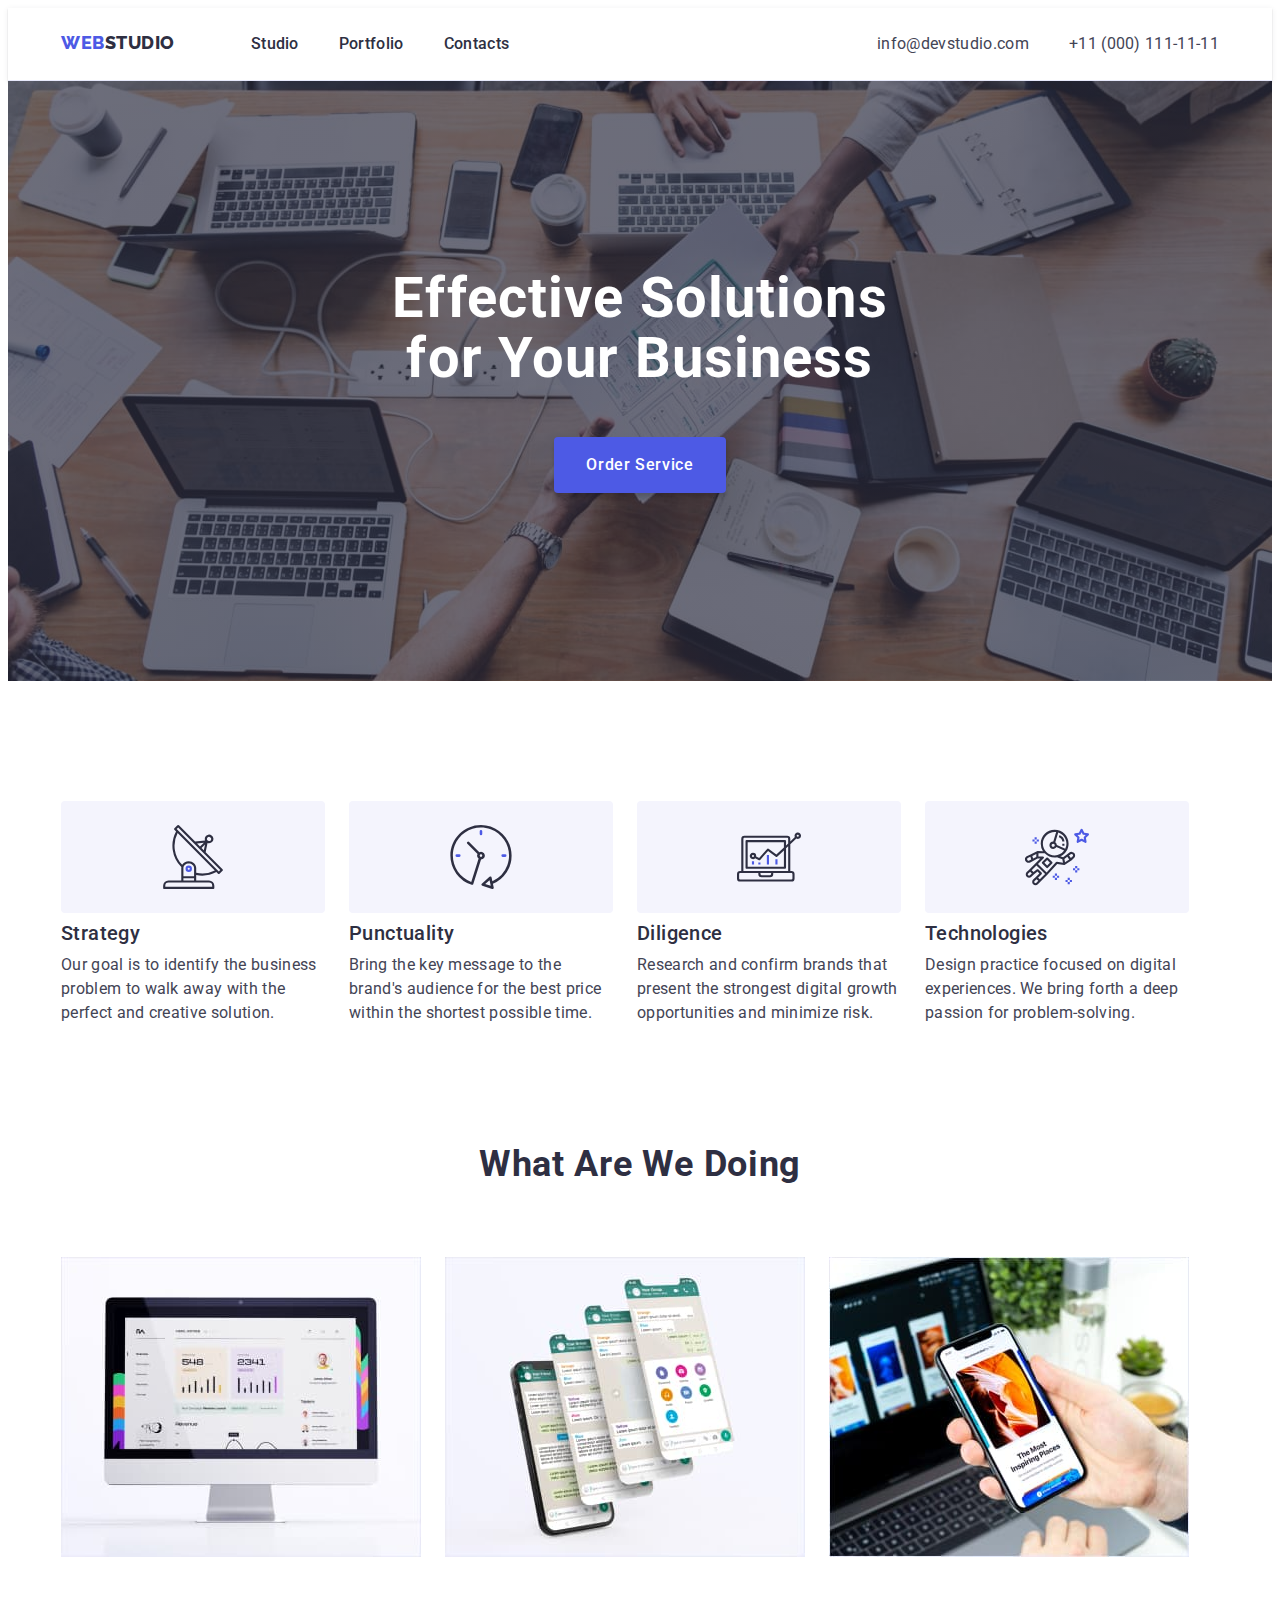
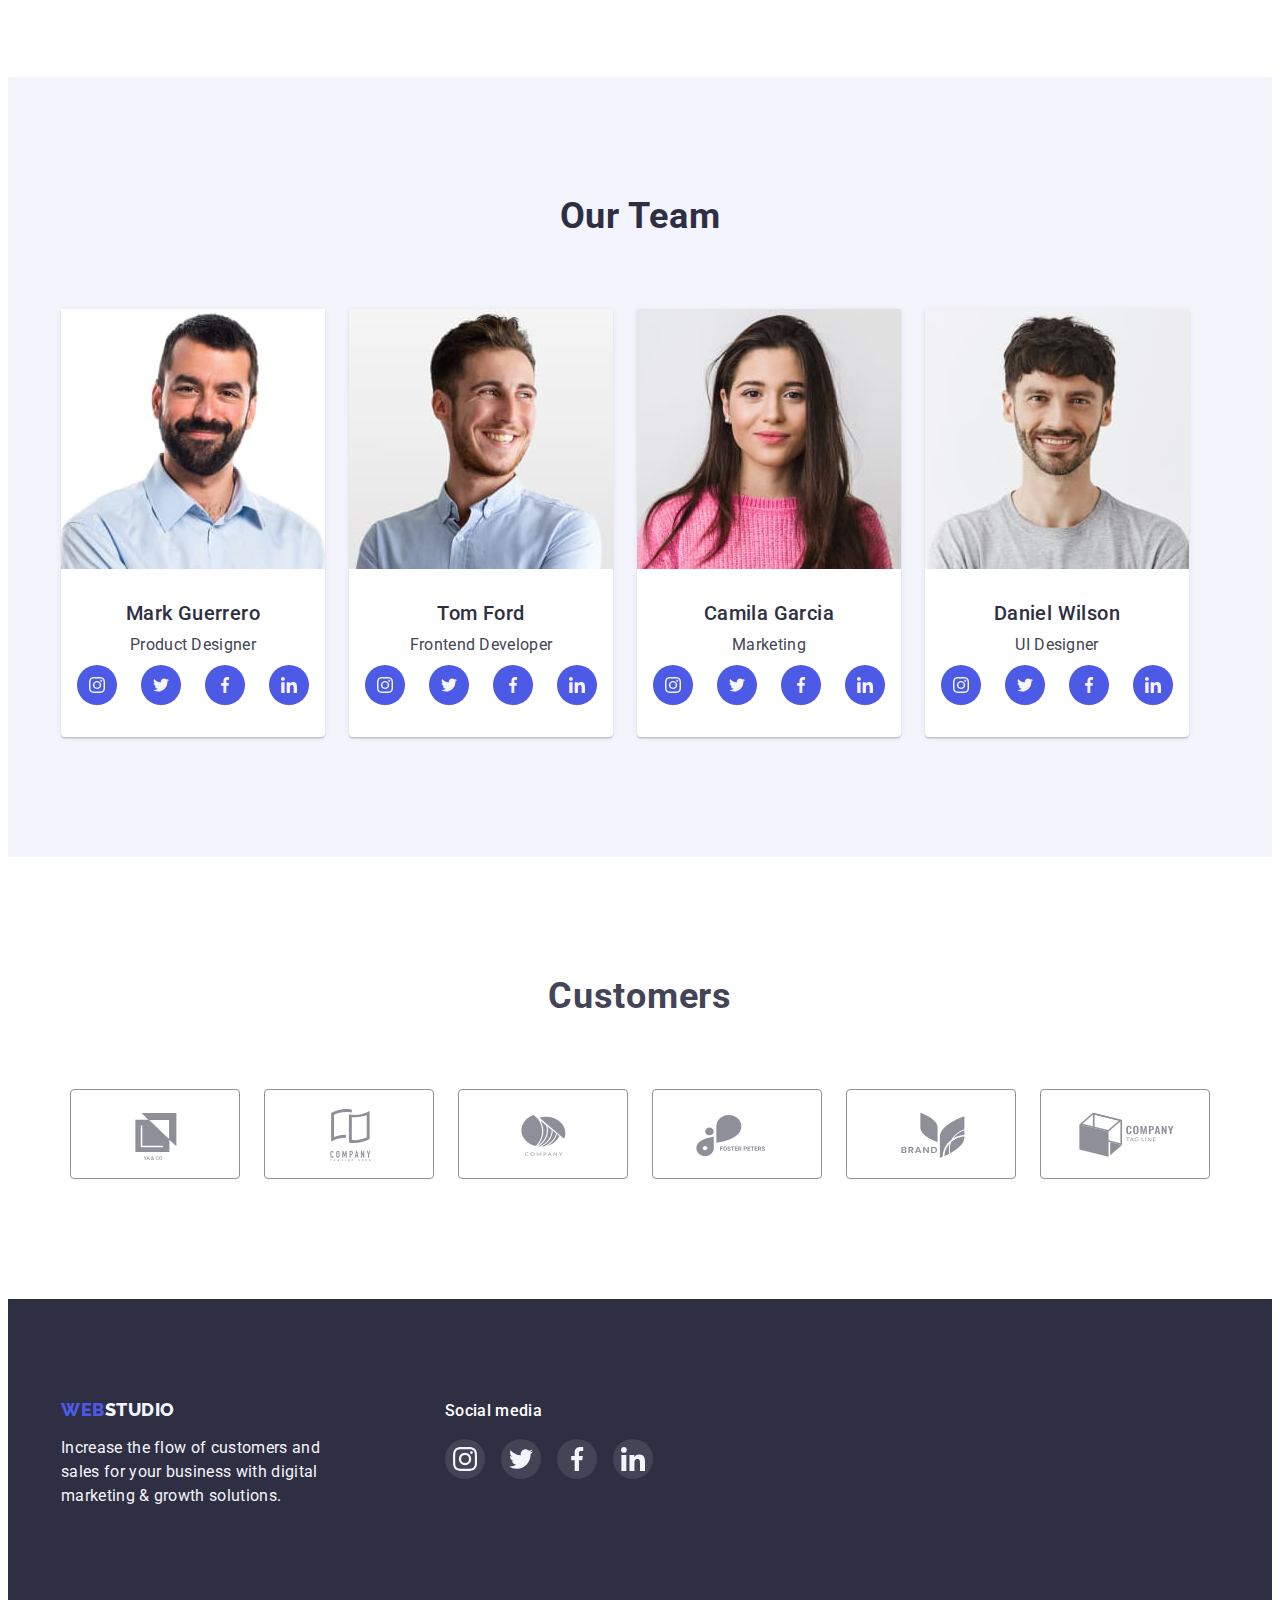
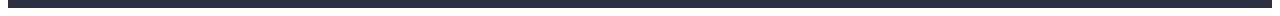
<file: index.html>
<!DOCTYPE html>
<html lang="en">
  <head>
    <meta charset="UTF-8" />
    <meta http-equiv="X-UA-Compatible" content="IE=edge" />
    <meta name="viewport" content="width=device-width, initial-scale=1.0" />
    <title>WebStudio</title>
    <link rel="preconnect" href="https://fonts.googleapis.com" />
    <link
      href="https://fonts.googleapis.com/css2?family=Raleway:wght@800&family=Roboto:wght@400;500;700;900&display=swap"
      rel="stylesheet"
    />
    <link rel="preconnect" href="https://fonts.gstatic.com" crossorigin />
    <link rel="stylesheet" href="https://cdnjs.cloudflare.com/ajax/libs/modern-normalize/1.1.0/modern-normalize.min.css" integrity="sha512-wpPYUAdjBVSE4KJnH1VR1HeZfpl1ub8YT/NKx4PuQ5NmX2tKuGu6U/JRp5y+Y8XG2tV+wKQpNHVUX03MfMFn9Q==" crossorigin="anonymous" referrerpolicy="no-referrer" />
    <link rel="stylesheet" href="./css/styles.css" />
  </head>
  <body>
    <header class="page-header">
        <div class="container">
        <nav class="header-navigation">
          <a class="header-logo link" href="./index.html"
            >Web<span class="header-logo-span">Studio</span></a
          >
          <ul class="navigation-list list">
            <li class="item"><a class="list-link link" href="./index.html">Studio</a></li>
            <li class="item"><a class="list-link link" href="./portfolio.html">Portfolio</a></li>
            <li class="item"><a class="list-link link" href="">Contacts</a></li>
          </ul>
        </nav>
        <address class="navigation-address">
          <ul class="address-list list">
            <li class="item">
              <a class="list-connection link" href="mailto:info@devstudio.com"
                >info@devstudio.com</a
              >
            </li>
            <li class="item">
              <a class="list-connection link" href="tel:+110001111111">+11 (000) 111-11-11</a>
            </li>
          </ul>
        </address>
      </div >
      </header>
    <main>
      <section class="section-hero">
          <div class="container hero-container">
          <h1 class="hero-title">Effective Solutions for Your Business</h1>
          <button class="hero-button" type="button">Order Service</button>
        </div >
        </section>
        <section class="section-info">
          <div class="container">
            <h2 class="info-title visually-hidden">About us</h2>
            <ul class="info-list list">
              <li class="info-item">
              <div class="info-image">
                <svg class="info-icons" width="64" height="64">
                  <use href="./images/icons.svg#icon-antenna-1"></use>
                </svg>
              </div>
              <h3 class="list-title">Strategy</h3>
              <p class="list-text">
                Our goal is to identify the business problem to walk away with the
                perfect and creative solution.
              </p>
            </li>
            <li class="info-item">
              <div class="info-image">
                <svg class="info-icons" width="64" height="64">
                  <use href="./images/icons.svg#icon-clock-1"></use>
                </svg>
              </div>
              <h3 class="list-title">Punctuality</h3>
              <p class="list-text">
                Bring the key message to the brand's audience for the best price
                within the shortest possible time.
              </p>
            </li>
            <li class="info-item">
              <div class="info-image">
                <svg class="info-icons" width="64" height="64">
                  <use href="./images/icons.svg#icon-diagram-1"></use>
                </svg>
              </div>
              <h3 class="list-title">Diligence</h3>
              <p class="list-text">
                Research and confirm brands that present the strongest digital
                growth opportunities and minimize risk.
              </p>
            </li>
            <li class="info-item">
              <div class="info-image">
                <svg class="info-icons" width="64" height="64">
                  <use href="./images/icons.svg#icon-astronaut-1"></use>
                </svg>
              </div>
              <h3 class="list-title">Technologies</h3>
              <p class="list-text">
                Design practice focused on digital experiences. We bring forth a
                deep passion for problem-solving.
              </p>
            </li>
          </ul>
        </div >
        </section>
        <section class="section-service">
          <div class="container">
          <h2 class="service-title">What are we doing</h2>
          <ul class="service-list list">
            <li>
              <img
                class="site-image"
                src="./images/f.jpg"
                width="360"
                height="300"
                alt="photo of services"
              />
            </li>
            <li>
              <img
                class="site-image"
                src="./images/g.jpg"
                width="360"
                height="300"
                alt="photo of services"
              />
            </li>
            <li>
              <img
                class="site-image"
                src="./images/h.jpg"
                width="360"
                height="300"
                alt="photo of services"
              />
            </li>
          </ul>
        </div >
        </section>
        <section class="section-team">
          <div class="container">
          <h2 class="team-title">Our Team</h2>
          <ul class="team-list list">
            <li class="list-member">
              <img
                class="member-image"
                src="./images/a.jpg"
                width="264"
                height="260"
                alt="Mark Guerrero photo"
              />
              <div class="team-wrap">
                <h3 class="member-name">Mark Guerrero</h3>
                <p class="member-profession">Product Designer</p>
                <ul class="team-socials list">
                  <li class="socials-item"><a class="socials-link link" href=""><svg class="socials-link-icon" width="16" height="16">
                    <use href="./images/icons.svg#icon-instagram-2"></use>
                  </svg></a></li>
                  <li class="socials-item"><a class="socials-link link" href=""><svg class="socials-link-icon" width="16" height="16">
                    <use href="./images/icons.svg#icon-twitter-1"></use>
                  </svg></a></li>
                  <li class="socials-item"><a class="socials-link link" href=""><svg class="socials-link-icon" width="16" height="16">
                    <use href="./images/icons.svg#icon-facebook-1"></use>
                  </svg></a></li>
                  <li class="socials-item"><a class="socials-link link" href=""><svg class="socials-link-icon" width="16" height="16">
                    <use href="./images/icons.svg#icon-linkedin-1"></use>
                  </svg></a></li>
                </ul>
              </div class="team-wrap">
            </li>
            <li class="list-member">
              <img
                class="member-image"
                src="./images/b.jpg"
                width="264"
                height="260"
                alt="Tom Ford photo"
              />
              <div class="team-wrap">
                <h3 class="member-name">Tom Ford</h3>
                <p class="member-profession">Frontend Developer</p>
                <ul class="team-socials list">
                  <li class="socials-item"><a class="socials-link link" href=""><svg class="socials-link-icon" width="16" height="16">
                    <use href="./images/icons.svg#icon-instagram-2"></use>
                  </svg></a></li>
                  <li class="socials-item"><a class="socials-link link" href=""><svg class="socials-link-icon" width="16" height="16">
                    <use href="./images/icons.svg#icon-twitter-1"></use>
                  </svg></a></li>
                  <li class="socials-item"><a class="socials-link link" href=""><svg class="socials-link-icon" width="16" height="16">
                    <use href="./images/icons.svg#icon-facebook-1"></use>
                  </svg></a></li>
                  <li class="socials-item"><a class="socials-link link" href=""><svg class="socials-link-icon" width="16" height="16">
                    <use href="./images/icons.svg#icon-linkedin-1"></use>
                  </svg></a></li>
                </ul>
              </div class="team-wrap">
            </li>
            <li class="list-member">
              <img
                class="member-image"
                src="./images/c.jpg"
                width="264"
                height="260"
                alt="Camila Garcia photo"
              />
              <div class="team-wrap">
                <h3 class="member-name">Camila Garcia</h3>
                <p class="member-profession">Marketing</p>
                <ul class="team-socials list">
                  <li class="socials-item"><a class="socials-link link" href=""><svg class="socials-link-icon" width="16" height="16">
                    <use href="./images/icons.svg#icon-instagram-2"></use>
                  </svg></a></li>
                  <li class="socials-item"><a class="socials-link link" href=""><svg class="socials-link-icon" width="16" height="16">
                    <use href="./images/icons.svg#icon-twitter-1"></use>
                  </svg></a></li>
                  <li class="socials-item"><a class="socials-link link" href=""><svg class="socials-link-icon" width="16" height="16">
                    <use href="./images/icons.svg#icon-facebook-1"></use>
                  </svg></a></li>
                  <li class="socials-item"><a class="socials-link link" href=""><svg class="socials-link-icon" width="16" height="16">
                    <use href="./images/icons.svg#icon-linkedin-1"></use>
                  </svg></a></li>
                </ul>
              </div class="team-wrap">
              
            </li>
            <li class="list-member">
               <img
                class="member-image"
                src="./images/e.jpg"
                width="264"
                height="260"
                alt="Daniel Wilson photo"
              />
              <div class="team-wrap">
                <h3 class="member-name">Daniel Wilson</h3>
                <p class="member-profession">UI Designer</p>
                <ul class="team-socials list">
                  <li class="socials-item"><a class="socials-link link" href=""><svg class="socials-link-icon" width="16" height="16">
                    <use href="./images/icons.svg#icon-instagram-2"></use>
                  </svg></a></li>
                  <li class="socials-item"><a class="socials-link link" href=""><svg class="socials-link-icon" width="16" height="16">
                    <use href="./images/icons.svg#icon-twitter-1"></use>
                  </svg></a></li>
                  <li class="socials-item"><a class="socials-link link" href=""><svg class="socials-link-icon" width="16" height="16">
                    <use href="./images/icons.svg#icon-facebook-1"></use>
                  </svg></a></li>
                  <li class="socials-item"><a class="socials-link link" href=""><svg class="socials-link-icon" width="16" height="16">
                    <use href="./images/icons.svg#icon-linkedin-1"></use>
                  </svg></a></li>
                </ul>
              </div class="team-wrap">
            </li>
          </ul>
        </div >
        </section>
        <section class="section-customers">
          <div class="container">
            <h2 class="customers-title">Customers</h2>
            <ul class="customers-list list">
              <li class="customers-list-item"> <a class="customers-list-link link" href="">
                <svg class="customers-list-icon" width="104" height="56">
                  <use href="./images/icons.svg#icon-cust1"></use>
                </svg>
              </a>
              </li>
              <li class="customers-list-item"> <a class="customers-list-link link" href="">
                <svg class="customers-list-icon" width="104" height="56">
                  <use href="./images/icons.svg#icon-cust2"></use>
                </svg>
              </a>
              </li>
              <li class="customers-list-item"> <a class="customers-list-link link" href="">
                <svg class="customers-list-icon" width="104" height="56">
                  <use href="./images/icons.svg#icon-cust3"></use>
                </svg>
              </a>
              </li>
              <li class="customers-list-item"> <a class="customers-list-link link" href="">
                <svg class="customers-list-icon" width="104" height="56">
                  <use href="./images/icons.svg#icon-cust4"></use>
                </svg>
              </a>
              </li>
              <li class="customers-list-item"> <a class="customers-list-link link" href="">
                <svg class="customers-list-icon" width="104" height="56">
                  <use href="./images/icons.svg#icon-cust5"></use>
                </svg>
              </a>
              </li>
              <li class="customers-list-item"> <a class="customers-list-link link" href="">
                <svg class="customers-list-icon" width="104" height="56">
                  <use href="./images/icons.svg#icon-cust6"></use>
                </svg>
              </a>
              </li>
            </ul>
          </div>
        </section>
    </main>
    <footer class="page-footer">
        <div class="container">
        <div class="footer-logo-container">
          <a href="./index.html" class="footer-logo link"
            >Web<span class="footer-logo-span">Studio</span></a
          >
          <p class="footer-text">
            Increase the flow of customers and sales for your business with digital
            marketing & growth solutions.
          </p>
        </div >
        <div class="footer-container">
          <p class="footer-social">Social media</p>
          <ul class="footer-socials list">
            <li class="footer-socials-item"><a class="footer-socials-link link" href="">
              <svg class="socials-link-icon" width="24" height="24"><use href="./images/icons.svg#icon-instagram-2">
              </use>
            </svg></a></li>
            <li class="footer-socials-item"><a class="footer-socials-link link" href="">
              <svg class="socials-link-icon" width="24" height="24"><use href="./images/icons.svg#icon-twitter-1">
              </use>
            </svg></a></li>
            <li class="footer-socials-item"><a class="footer-socials-link link" href="">
              <svg class="socials-link-icon" width="24" height="24"><use href="./images/icons.svg#icon-facebook-1">
              </use>
            </svg></a></li>
            <li class="footer-socials-item"><a class="footer-socials-link link" href="">
              <svg class="socials-link-icon" width="24" height="24"><use href="./images/icons.svg#icon-linkedin-1">
              </use>
            </svg></a></li>
          </ul>
        </div>
      
      </div >
      </footer>
  </body>
</html>
</file>
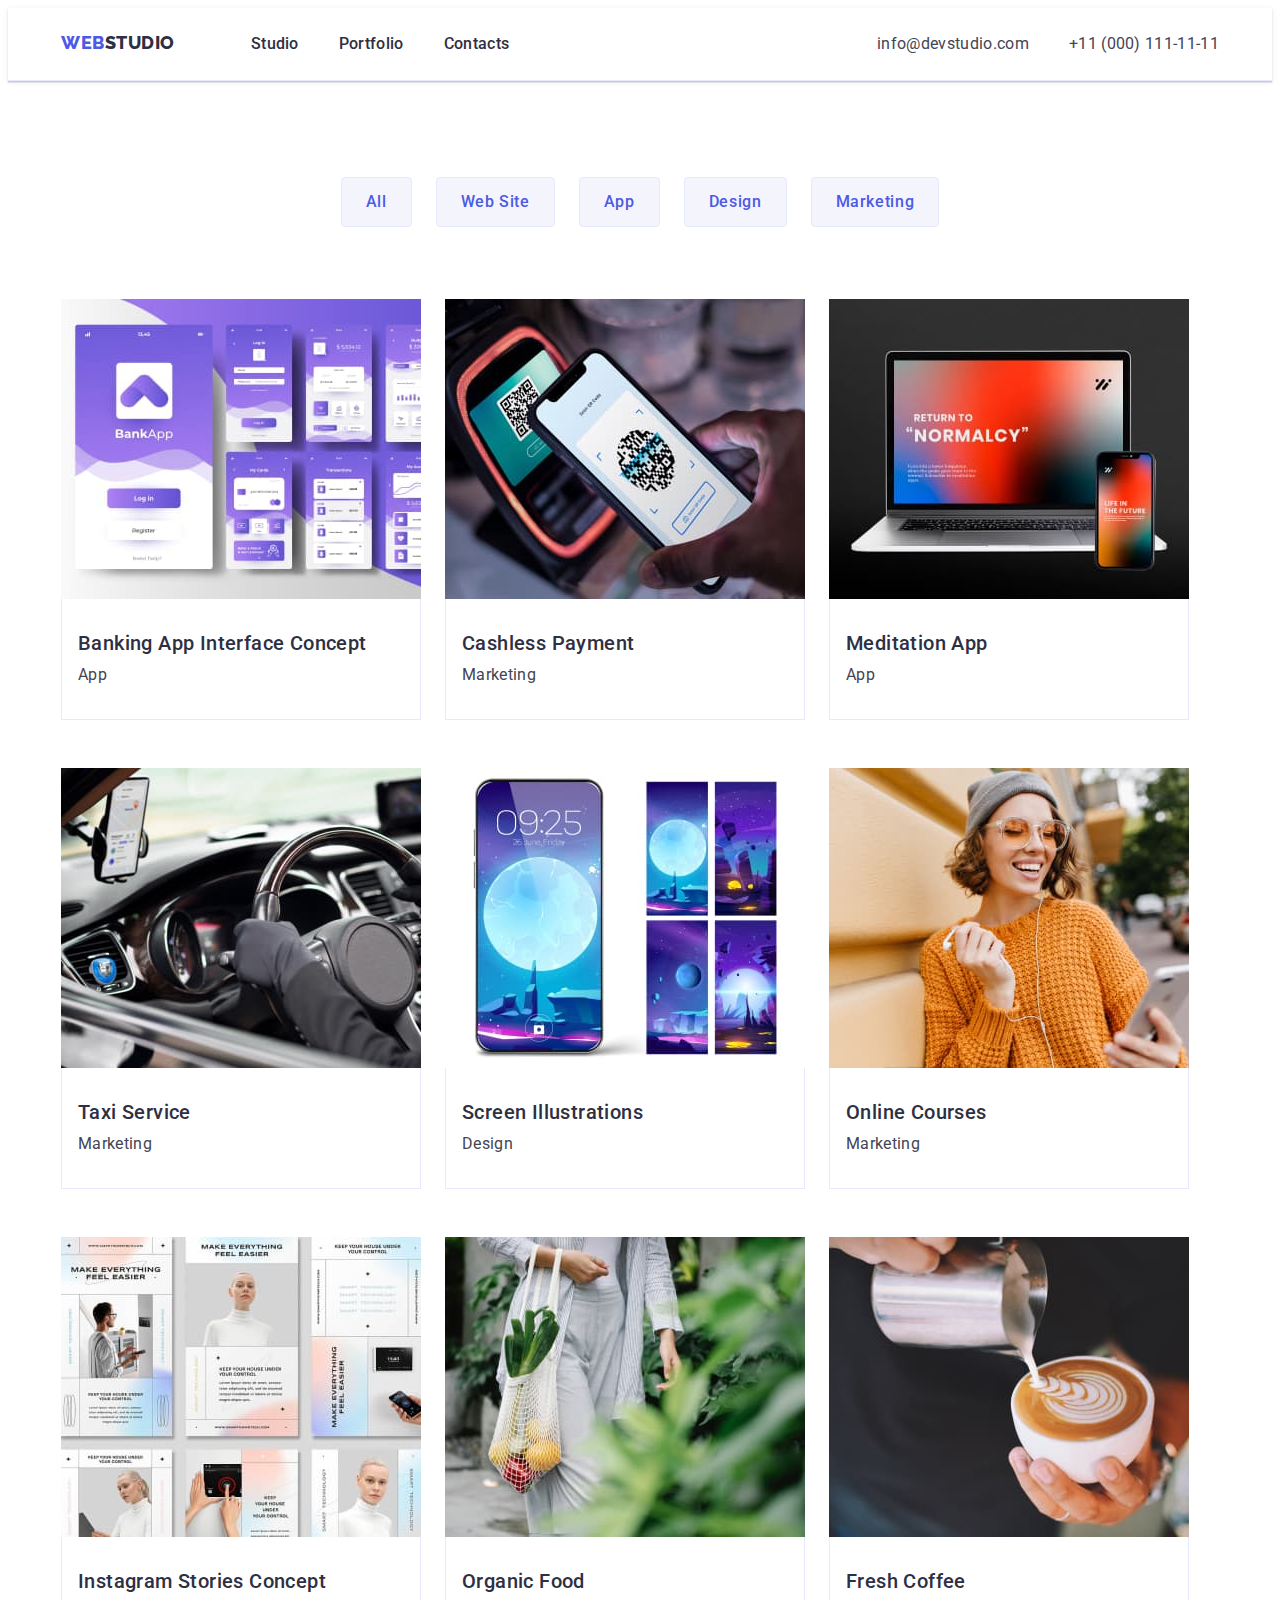
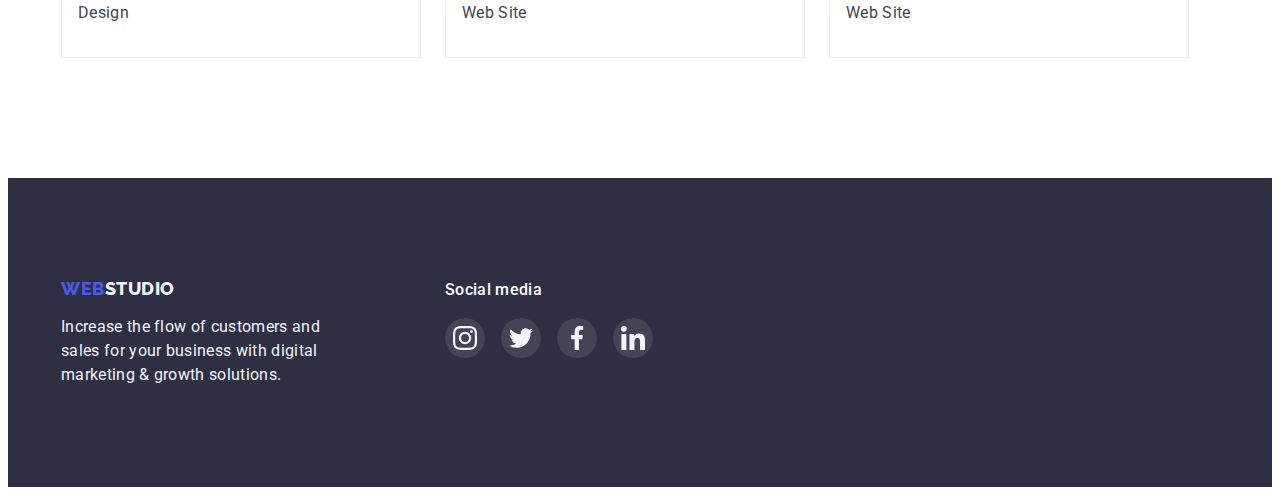
<file: portfolio.html>
<!DOCTYPE html>
<html lang="en">
  <head>
    <meta charset="UTF-8" />
    <meta http-equiv="X-UA-Compatible" content="IE=edge" />
    <meta name="viewport" content="width=device-width, initial-scale=1.0" />
    <title>Portfolio</title>
    <link rel="preconnect" href="https://fonts.googleapis.com" />
    <link
      href="https://fonts.googleapis.com/css2?family=Raleway:wght@800&family=Roboto:wght@400;500;700;900&display=swap"
      rel="stylesheet"
    />
    <link rel="preconnect" href="https://fonts.gstatic.com" crossorigin />
    <link rel="stylesheet" href="https://cdnjs.cloudflare.com/ajax/libs/modern-normalize/1.1.0/modern-normalize.min.css" integrity="sha512-wpPYUAdjBVSE4KJnH1VR1HeZfpl1ub8YT/NKx4PuQ5NmX2tKuGu6U/JRp5y+Y8XG2tV+wKQpNHVUX03MfMFn9Q==" crossorigin="anonymous" referrerpolicy="no-referrer" />
    <link rel="stylesheet" href="./css/styles.css" />
  </head>
  <body>
    <header class="page-header">
      <div class="container">
      <nav class="header-navigation">
        <a class="header-logo link" href="./index.html"
          >Web<span class="header-logo-span">Studio</span></a
        >
        <ul class="navigation-list list">
          <li class="item"><a class="list-link link" href="./index.html">Studio</a></li>
          <li class="item"><a class="list-link link" href="./portfolio.html">Portfolio</a></li>
          <li class="item"><a class="list-link link" href="">Contacts</a></li>
        </ul>
      </nav>
      <address class="navigation-address">
        <ul class="address-list list">
          <li class="item">
            <a class="list-connection link" href="mailto:info@devstudio.com"
              >info@devstudio.com</a
            >
          </li>
          <li class="item">
            <a class="list-connection link" href="tel:+110001111111">+11 (000) 111-11-11</a>
          </li>
        </ul>
      </address>
    </div >
    </header>
    <main>
      <section class="section-portfolio">
          <div class="container">
          <h1 class="portfolio-title visually-hidden">Portfolio examples</h1>
          <ul class="portfolio-filter list">
            <li><button class="filter-button" type="button">All</button></li>
            <li>
              <button class="filter-button" type="button">Web Site</button>
            </li>
            <li><button class="filter-button" type="button">App</button></li>
            <li><button class="filter-button" type="button">Design</button></li>
            <li>
              <button class="filter-button" type="button">Marketing</button>
            </li>
          </ul>
          <ul class="portfolio-list list">
            <li class="list-items">
              <a class="items-link link" target="_blank" href="">
                <img class="items-image"
                  src="./images/portfolio-1.jpg"
                  width="360"
                  height="300"
                  alt="portfolio examples"
                />
                  <div class="box">
                    <h2 class="items-title">Banking App Interface Concept</h2>
                    <p class="items-text">App</p>
                  </div class="box">
              </a>
            </li>
            <li class="list-items">
              <a class="items-link link" target="_blank" href="">
                <img class="items-image"
                  src="./images/portfolio-2.jpg"
                  width="360"
                  height="300"
                  alt="portfolio examples"
                />
                <div class="box">
                  <h2 class="items-title">Cashless Payment</h2>
                  <p class="items-text">Marketing</p>
                </div class="box">
              </a>
            </li>
            <li class="list-items">
              <a class="items-link link" target="_blank" href="">
                <img class="items-image"
                  src="./images/portfolio-3.jpg"
                  width="360"
                  height="300"
                  alt="portfolio examples"
                />
                <div class="box">
                  <h2 class="items-title">Meditation App</h2>
                  <p class="items-text">App</p>
                </div class="box">
              </a>
            </li>
            <li class="list-items">
              <a class="items-link link" target="_blank" href="">
                <img class="items-image"
                  src="./images/portfolio-4.jpg"
                  width="360"
                  height="300"
                  alt="portfolio examples"
                />
                <div class="box">
                  <h2 class="items-title">Taxi Service</h2>
                  <p class="items-text">Marketing</p>
                </div class="box">
              </a>
            </li>
            <li class="list-items">
              <a class="items-link link" target="_blank" href="">
                <img class="items-image"
                  src="./images/portfolio-5.jpg"
                  width="360"
                  height="300"
                  alt="portfolio examples"
                />
                <div class="box">
                  <h2 class="items-title">Screen Illustrations</h2>
                  <p class="items-text">Design</p>
                </div class="box">
              </a>
            </li>
            <li class="list-items">
              <a class="items-link link" target="_blank" href="">
                <img class="items-image"
                  src="./images/portfolio-6.jpg"
                  width="360"
                  height="300"
                  alt="portfolio examples"
                />
                <div class="box">
                  <h2 class="items-title">Online Courses</h2>
                  <p class="items-text">Marketing</p>
                </div class="box">
              </a>
            </li>
            <li class="list-items">
              <a class="items-link link" target="_blank" href="">
                <img class="items-image"
                  src="./images/portfolio-7.jpg"
                  width="360"
                  height="300"
                  alt="portfolio-link portfolio examples"
                />
                <div class="box">
                  <h2 class="items-title">Instagram Stories Concept</h2>
                  <p class="items-text">Design</p>
                </div class="box">
              </a>
            </li>
            <li class="list-items">
              <a class="items-link link" target="_blank" href="">
                <img class="items-image"
                  src="./images/portfolio-8.jpg"
                  width="360"
                  height="300"
                  alt="portfolio examples"
                />
                <div class="box">
                  <h2 class="items-title">Organic Food</h2>
                  <p class="items-text">Web Site</p>
                </div class="box">
              </a>
            </li>
            <li class="list-items">
              <a class="items-link link" target="_blank" href="">
                <img class="items-image"
                  src="./images/portfolio-9.jpg"
                  width="360"
                  height="300"
                  alt="portfolio examples"
                />
                <div class="box">
                  <h2 class="items-title">Fresh Coffee</h2>
                  <p class="items-text">Web Site</p>
                </div class="box">
              </a>
            </li>
          </ul>
        </div>
        </section>
    </main>
    <footer class="page-footer">
      <div class="container">
        <div class="footer-logo-container">
          <a href="./index.html" class="footer-logo link"
            >Web<span class="footer-logo-span">Studio</span></a
          >
          <p class="footer-text">
            Increase the flow of customers and sales for your business with digital
            marketing & growth solutions.
          </p>
        </div >
        <div class="footer-container">
          <p class="footer-social">Social media</p>
          <ul class="footer-socials list">
            <li class="footer-socials-item"><a class="footer-socials-link link" href="">
              <svg class="socials-link-icon" width="24" height="24"><use href="./images/icons.svg#icon-instagram-2">
              </use>
            </svg></a></li>
            <li class="footer-socials-item"><a class="footer-socials-link link" href="">
              <svg class="socials-link-icon" width="24" height="24"><use href="./images/icons.svg#icon-twitter-1">
              </use>
            </svg></a></li>
            <li class="footer-socials-item"><a class="footer-socials-link link" href="">
              <svg class="socials-link-icon" width="24" height="24"><use href="./images/icons.svg#icon-facebook-1">
              </use>
            </svg></a></li>
            <li class="footer-socials-item"><a class="footer-socials-link link" href="">
              <svg class="socials-link-icon" width="24" height="24"><use href="./images/icons.svg#icon-linkedin-1">
              </use>
            </svg></a></li>
          </ul>
        </div>
      
      </div >
    </footer>
  </body>
</html>
</file>
<file: css/styles.css>
/*_________________________________________________*/
:root {
  --brand-color: #434455;
  --second-color: #2e2f42;
  --button-color: #404bbf;
  --logo-color: #4d5ae5;
  --background-color: #ffffff;
  --section-color: #f4f4fd;
  --border-color: #e7e9fc;
  --background-gradient: linear-gradient(rgba(46, 47, 66, 0.7),rgba(46, 47, 66, 0.7));
  --footer-hover: #31D0AA;
}
p,h1,h2,h3,h4,h5,h6 {
  margin: 0;
}
ul{
  margin: 0;
  padding-left: 0;
}

/*ПАЛИТРА__________________________________________*/
/*logo  #4D5AE5 #F4F4FD  or  #4D5AE5 #2E2F42 ______*/
/*основной цвет  #434455 __________________________*/
/*вторичный цвет  #2E2F42 _________________________*/
/*цвет текста футера #F4F4FD ______________________*/
/*секция Our Team   #F4F4FD _______________________*/
/*футер #2E2F42 ___________________________________*/
/*цвет кнопки  #404BBF ____________________________*/
/*цвет рамки #e7e9fc ______________________________*/
/*ГЛОБАЛЬНІЕ ПРАВКИ ДЛЯ ВСЕЙ СТРАНИЦИ______________*/

body {
  font-family: 'Roboto', sans-serif;
  color: var(--brand-color);
  background-color: var(--background-color);
}
.container {
 width: 1158px; 
 padding-left: 15px;
 padding-right: 15px;
 margin: 0 auto;
}
.visually-hidden {
  position: absolute;
  width: 1px;
  height: 1px;
  margin: -1px;
  border: 0;
  padding: 0;
  white-space: nowrap;
  clip-path: inset(100%);
  clip: rect(0 0 0 0);
  overflow: hidden;
}
.list {
  list-style: none;
}
.link {
  text-decoration: none;
}
/*HEADER____________________________________________*/
.page-header {
  border-bottom: 1px solid var(--border-color);
  box-shadow: 0px 2px 1px rgba(46, 47, 66, 0.08), 0px 1px 1px rgba(46, 47, 66, 0.16), 0px 1px 6px rgba(46, 47, 66, 0.08);
}
.page-header .container {
  display: flex;
  align-items: center;
  justify-content: space-between;
}
.header-navigation{
  display: flex;
}
.header-logo {
  text-transform: uppercase;
  font-family: 'Raleway', sans-serif;
  color: var(--logo-color);
  font-weight: 800;
  font-size: 18px;
  line-height: 1.17;
  letter-spacing: 0.03em;


  padding-top: 24px;
  padding-bottom: 24px;
}
.header-logo-span {
  color: var(--second-color);


}
.navigation-list {
display: flex;
margin-left: 76px;
gap: 40px;
}
/* .navigation-list .item + .item {
  margin-left: 40px;
} */
.list-link {
font-weight: 500;
line-height: 1.5;
letter-spacing: 0.02em;
color: var(--second-color);

display: block;
padding-top: 24px;
padding-bottom: 24px;
}
.list-link:hover,
.list-link:focus {
  color: var(--button-color);
}
.navigation-address{
  font-style: normal;
  
  display: flex;
}
.address-list {
  display: flex;
}
.address-list .item + .item {
  margin-left: 40px;
}
.address-list .item {
  display: flex;
}
.list-connection{
  font-family: "Roboto", sans-serif;
  font-style: normal;
  font-weight: 400;
  line-height: 1.5;
  letter-spacing: 0.02em;
  color: var(--brand-color); 
  padding-top: 24px;
  padding-bottom: 24px;
}
.list-connection:hover,
.list-connection:focus {
  color: var(--button-color)
}
/*HERO______________________________________________*/
.section-hero {
  max-width: 1440px;
  background-color: var(--second-color);
  background-image: var(--background-gradient), url(../images/people-office.jpg);
  background-repeat: no-repeat;
  background-position: center;
  background-size: cover;
  margin: 0 auto;
  padding-top: 188px;
  padding-bottom: 188px;
}
/* .hero-container {
} */
.hero-title {
font-size: 56px;
line-height: 1.07;
text-align: center;
letter-spacing: 0.02em;
color: var(--background-color);
width: 496px;

display: block;
margin-left: auto;
margin-right: auto;
margin-bottom: 48px;
}
.hero-button {
font-family: "Roboto", sans-serif;
font-weight: 500;
font-size: 16px;
line-height: 1.5;
letter-spacing: 0.04em;
color: var(--background-color);
cursor: pointer;
background-color: var(--logo-color);
box-shadow: 0px 4px 4px rgba(0, 0, 0, 0.15);
border-radius: 4px;
border: none;

display: block;
padding: 16px 32px;
margin: 0 auto;
}
.hero-button:hover,
.hero-button:focus {
background-color: var(--button-color);
}
/*INFO_______________________________________________*/
/* .section-info {
} */
.section-info {
  padding-top: 120px;
  padding-bottom: 120px;
}
/* .info-title {
} */

.info-list {
  display: flex;
  gap: 24px;
}
/* .info-item {
} */
.info-image {
  display: flex;
  width:264px;
  height:112px;
  margin-bottom: 8px;
  justify-content: center;
  align-items: center;
  border-radius: 4px;
  background-color: var(--section-color);
}
/* .info-icons{
} */
.list-title::before {
}
.list-title {
font-weight: 500;
font-size: 20px;
line-height: 1.2;
letter-spacing: 0.02em;
color: var(--second-color);
margin-bottom: 8px;
}
.list-text {
line-height: 1.5;
letter-spacing: 0.02em;
width: 264px;
}
/*SERVICE____________________________________________*/
.section-service {
  padding-bottom: 120px;
}
.service-title {
  font-size: 36px;
  line-height: 1.11;
  text-align: center;
  letter-spacing: 0.02em;
  text-transform: capitalize;
  color: var(--second-color);
  margin-bottom: 72px;
  
}
.service-list {
  display: flex;
  gap: 24px;
}
.site-image {
display: block;
}
/*TEAM_______________________________________________*/
.section-team {
  background-color: var(--section-color);
}
.section-team {
padding-top: 120px;
padding-bottom: 120px;
}
.team-title {
font-size: 36px;
line-height: 1.11;
text-align: center;
letter-spacing: 0.02em;
text-transform: capitalize;
color: var(--second-color);

margin-bottom: 72px;
}
.team-list {
display: flex;
gap: 24px;

}
.list-member {
  background-color: var(--background-color);
  width: 264px;
  box-shadow: 0px 1px 6px rgba(46, 47, 66, 0.08), 0px 1px 1px rgba(46, 47, 66, 0.16), 0px 2px 1px rgba(46, 47, 66, 0.08);
  border-radius: 0px 0px 4px 4px;
  padding-bottom: 32px;
}
.member-image {
  margin-bottom: 32px;
  display: block;
}
/* .team-wrap {
} */
.member-name {
font-weight: 500;
font-size: 20px;
line-height: 1.2;
text-align: center;
letter-spacing: 0.02em;
color: var(--second-color);
margin-bottom: 8px;
}
.member-profession {
  line-height: 1.5;
  text-align: center;
  letter-spacing: 0.02em;
  margin-bottom: 8px;
}
.team-socials{
  display: flex;
  justify-content: center;
  gap: 24px;

}
.socials-item {
  width: 40px;
  height: 40px;

}
.socials-link {
  display: flex;
  width: 100%;
  height: 100%;
  border-radius: 50%;
  background-color: var(--logo-color);
  justify-content: center;
  align-items: center;
}
.socials-link:hover,
.socials-link:focus {
  background-color: var(--button-color);
}
.socials-link-icon {
}
/*CUSTOMERS__________________________________________*/
.section-customers{
  padding-top: 120px;
  padding-bottom: 120px;
}
.customers-title {
  text-align: center;
  font-size: 36px;
  line-height: 1.11;
  letter-spacing: 0.02em;
  text-transform: capitalize;
  margin-bottom: 72px;
}
.customers-list {
  display: flex;
  justify-content: center;
  gap:24px;
}
.customers-list-item {
  
}
.customers-list-link {
  display: flex;
  width: 100%;
  height: 100%;
  justify-content: center;
  align-items: center;
  width: 168px;
  height: 88px;
  border: 1px solid #8E8F99;
  border-radius: 4px;
  fill: #8E8F99;
}
.customers-list-link:hover,
.customers-list-link:focus {
  border: 1px solid var(--button-color);
  color: var(--button-color); 
  fill: var(--button-color);
}
/* .customers-list-icon {
} */
/* PORTFOLIO PAGE___________________________________ */
.section-portfolio{
  padding-top: 96px;
  padding-bottom: 120px;
}
/* .portfolio-title {
} */
.portfolio-filter {
  display: flex;
  gap: 24px;
  justify-content: center;
  align-items: center;
  margin-bottom: 72px;
}
.filter-button {
  font-family: 'Roboto', sans-serif;
  background-color: var(--section-color);
  border-radius: 4px;
  font-weight: 500;
  font-size: 16px;
  line-height: 1.5;
  display: flex;
  align-items: center;
  text-align: center;
  letter-spacing: 0.04em;
  color: var(--logo-color);
  border: 1px solid var(--border-color);
  border-radius: 4px;
  cursor: pointer;
  
  padding: 12px 24px;
}
.filter-button:hover,
.filter-button:focus {
  background-color: var(--button-color);
  box-shadow: 0px 3px 1px rgba(0, 0, 0, 0.1), 0px 2px 1px rgba(0, 0, 0, 0.08),
    0px 2px 2px rgba(0, 0, 0, 0.12);
  color: var(--background-color);
  border: 1px solid transparent;
}
.portfolio-list {
display: flex;
flex-wrap: wrap;
gap: 48px 24px;
}
/* .list-items {
} */
.items-link {
  display: block;
}
.items-link:hover,
.items-link:focus {
  box-shadow: 0px 1px 6px rgba(46, 47, 66, 0.08), 0px 1px 1px rgba(46, 47, 66, 0.16), 0px 2px 1px rgba(46, 47, 66, 0.08);
}
.items-image{
  display: block;
}
/* .list-items {
} */
.box {
  width: 360px;
  box-sizing: border-box;
  border-bottom: 1px solid var(--border-color);
  border-left: 1px solid var(--border-color);
  border-right: 1px solid var(--border-color);
  padding: 32px 16px;
}
.items-title {
font-weight: 500;
font-size: 20px;
line-height: 1.2;
letter-spacing: 0.02em;
color: var(--second-color);
margin-bottom: 8px;

}
.items-text {
line-height: 1.5;
letter-spacing: 0.02em;
color: var(--brand-color);
}
/* .items-image {
} */

/* FOOTER______________________________________ */
.page-footer {
  background: var(--second-color);
  padding-top: 100px;
  padding-bottom: 100px;
  display: flex;
  
}
.page-footer .container {
  display: flex;
  align-items: flex-start;
}
.footer-logo-container{
  display: inline-block;
}
.footer-logo {
  text-transform: uppercase;
  font-family: 'Raleway', sans-serif;
  color: var(--logo-color);
  font-weight: 800;
  font-size: 18px;
  line-height: 1.17;
  letter-spacing: 0.03em;
  
  display: block;
  margin-bottom: 16px;
}
.footer-logo-span {
  color: var(--section-color);
}
.footer-text {
  color: var(--section-color);
  line-height: 1.5;
  letter-spacing: 0.02em;
  width: 264px;
}
.footer-container {
  margin-left: 120px;
}
.footer-social {
font-weight: 500;
line-height: 1.5;
letter-spacing: 0.02em;
color: var(--background-color);

margin-bottom: 16px;
}
.footer-socials {
  display: inline-flex;
  gap:16px;
}
.footer-socials-item {
  width: 40px;
  height: 40px;
  border-radius: 50%;
}
.footer-socials-link {
  display: flex;
  width: 100%;
  height: 100%;
  border-radius: 50%;
  background-color: var(--brand-color);
  justify-content: center;
  align-items: center;
}
.footer-socials-link:hover,
.footer-socials-link:focus {
  background-color: var(--footer-hover);
}
/* .socials-link-icon {
} */
</file>
